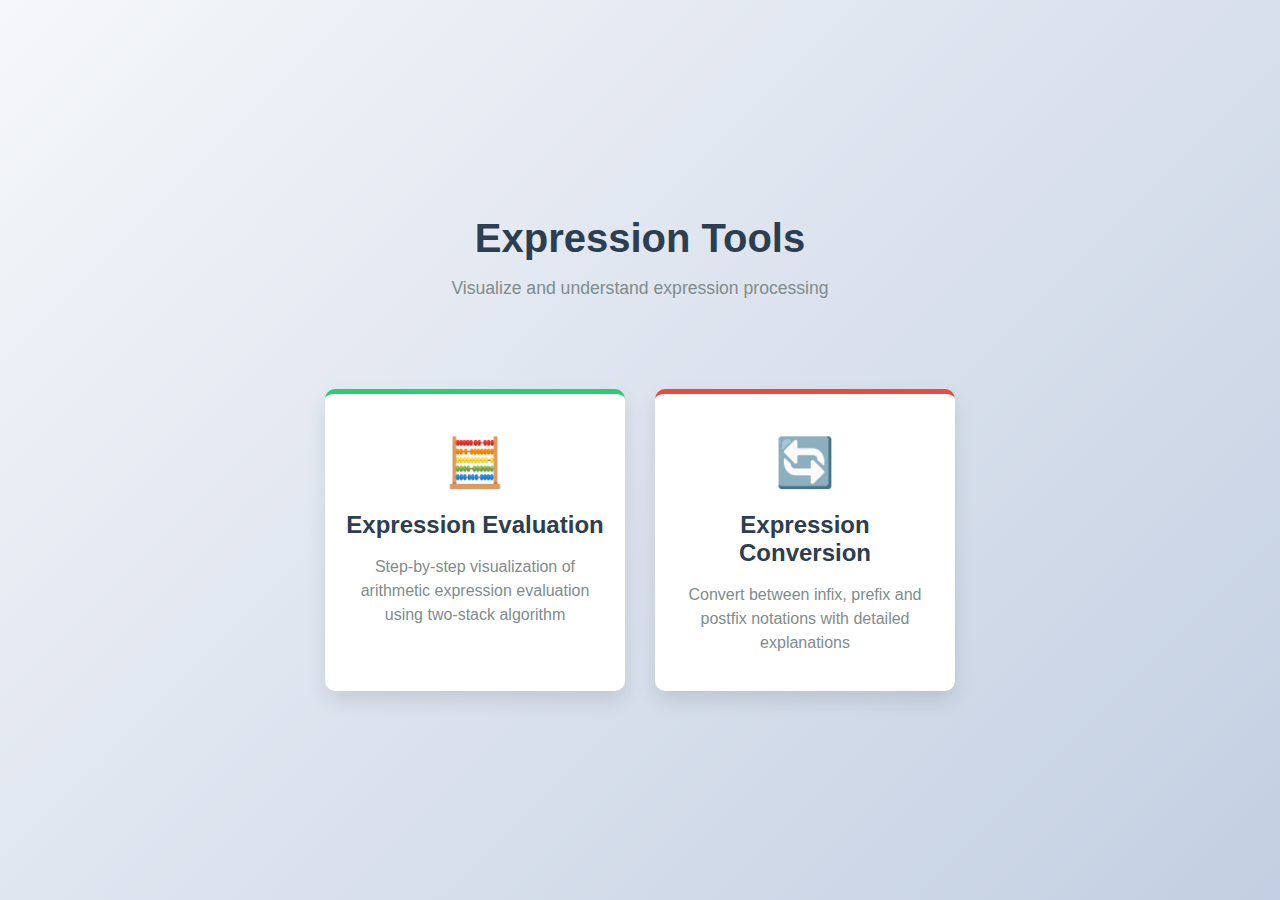
<file: index.html>
<!DOCTYPE html>
<html>
<head>
    <title>Expression Tools</title>
    <style>
        body { 
            font-family: 'Segoe UI', Tahoma, Geneva, Verdana, sans-serif;
            text-align: center; 
            margin: 0;
            padding: 0;
            background: linear-gradient(135deg, #f5f7fa 0%, #c3cfe2 100%);
            min-height: 100vh;
            display: flex;
            flex-direction: column;
            justify-content: center;
        }
        .header {
            margin-bottom: 40px;
        }
        h1 {
            color: #2c3e50;
            font-size: 2.5rem;
            margin-bottom: 10px;
        }
        .subtitle {
            color: #7f8c8d;
            font-size: 1.1rem;
            margin-bottom: 30px;
        }
        .tools-container {
            display: flex;
            justify-content: center;
            gap: 30px;
            flex-wrap: wrap;
            padding: 20px;
        }
        .tool-card {
            width: 300px;
            background: white;
            border-radius: 10px;
            box-shadow: 0 10px 20px rgba(0,0,0,0.1);
            overflow: hidden;
            transition: transform 0.3s, box-shadow 0.3s;
            cursor: pointer;
        }
        .tool-card:hover {
            transform: translateY(-10px);
            box-shadow: 0 15px 30px rgba(0,0,0,0.2);
        }
        .card-icon {
            font-size: 3rem;
            margin: 20px 0;
            color: #3498db;
        }
        .card-content {
            padding: 20px;
        }
        .card-content h2 {
            color: #2c3e50;
            margin-bottom: 10px;
        }
        .card-content p {
            color: #7f8c8d;
            line-height: 1.5;
        }
        .evaluation-card {
            border-top: 5px solid #2ecc71;
        }
        .conversion-card {
            border-top: 5px solid #e74c3c;
        }
    </style>
</head>
<body>
    <div class="header">
        <h1>Expression Tools</h1>
        <p class="subtitle">Visualize and understand expression processing</p>
    </div>
    
    <div class="tools-container">
        <div class="tool-card evaluation-card" onclick="location.href='evaluation/index.html'">
            <div class="card-content">
                <div class="card-icon">🧮</div>
                <h2>Expression Evaluation</h2>
                <p>Step-by-step visualization of arithmetic expression evaluation using two-stack algorithm</p>
            </div>
        </div>
        
        <div class="tool-card conversion-card" onclick="location.href='conversion/index.html'">
            <div class="card-content">
                <div class="card-icon">🔄</div>
                <h2>Expression Conversion</h2>
                <p>Convert between infix, prefix and postfix notations with detailed explanations</p>
            </div>
        </div>
    </div>
</body>
</html>
</file>
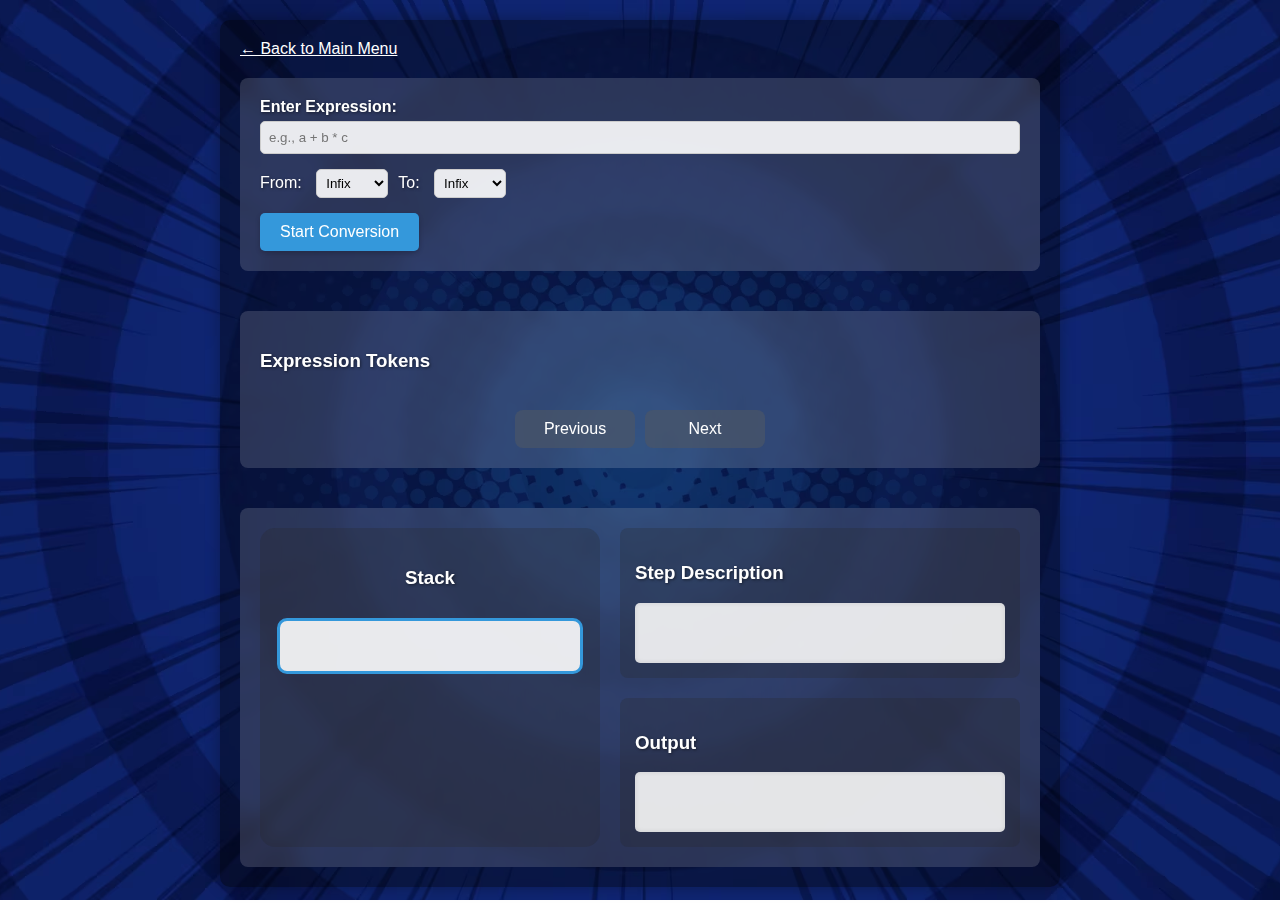
<file: conversion/index.html>
<!DOCTYPE html>
<html lang="en">
<head>
    <meta charset="UTF-8">
    <meta name="viewport" content="width=device-width, initial-scale=1.0">
    <title>Expression Conversion</title>
    <link rel="stylesheet" href="style.css">
</head>
<body>
    <div class="container">
        <a href="../index.html" class="back-button">← Back to Main Menu</a>
        
        <!-- First Component -->
        <div class="component">
            <div class="input-group">
                <label for="expression">Enter Expression:</label>
                <input type="text" id="expression" placeholder="e.g., a + b * c">
            </div>
            <div class="dropdown-group">
                <div>
                    <label for="from">From:</label>
                    <select id="from">
                        <option value="infix">Infix</option>
                        <option value="prefix">Prefix</option>
                        <option value="postfix">Postfix</option>
                    </select>
                </div>
                <div>
                    <label for="to">To:</label>
                    <select id="to">
                        <option value="infix">Infix</option>
                        <option value="prefix">Prefix</option>
                        <option value="postfix">Postfix</option>
                    </select>
                </div>
            </div>
            <button class="start-button" onclick="startConversion()">Start Conversion</button>
        </div>

        <!-- Glowing Tokens Visualization -->
        <div class="component tokens-component">
            <h3>Expression Tokens</h3>
            <div class="element-container" id="element-container">
                <ul class="token-list" id="token-list"></ul>
            </div>
            <div class="buttons">
                <button id="prevBtn" onclick="previousStep()" disabled>Previous</button>
                <button id="nextBtn" onclick="nextStep()" disabled>Next</button>
            </div>
        </div>

        <!-- Second Component -->
        <div class="component stack-component">
            <div class="visualization-container">
                <!-- Stack Visualization -->
                <div class="stack-section">
                    <h3>Stack</h3>
                    <div id="stack"></div>
                </div>

                <!-- Description and Output Section -->
                <div class="description-output-section">
                    <div class="description-section">
                        <h3>Step Description</h3>
                        <div id="step-description"></div>
                    </div>
                    <div class="output-section">
                        <h3>Output</h3>
                        <div id="output"></div>
                    </div>
                </div>
            </div>
        </div>
    </div>
    <script src="scriptFinal.js"></script>
</body>
</html>
</file>
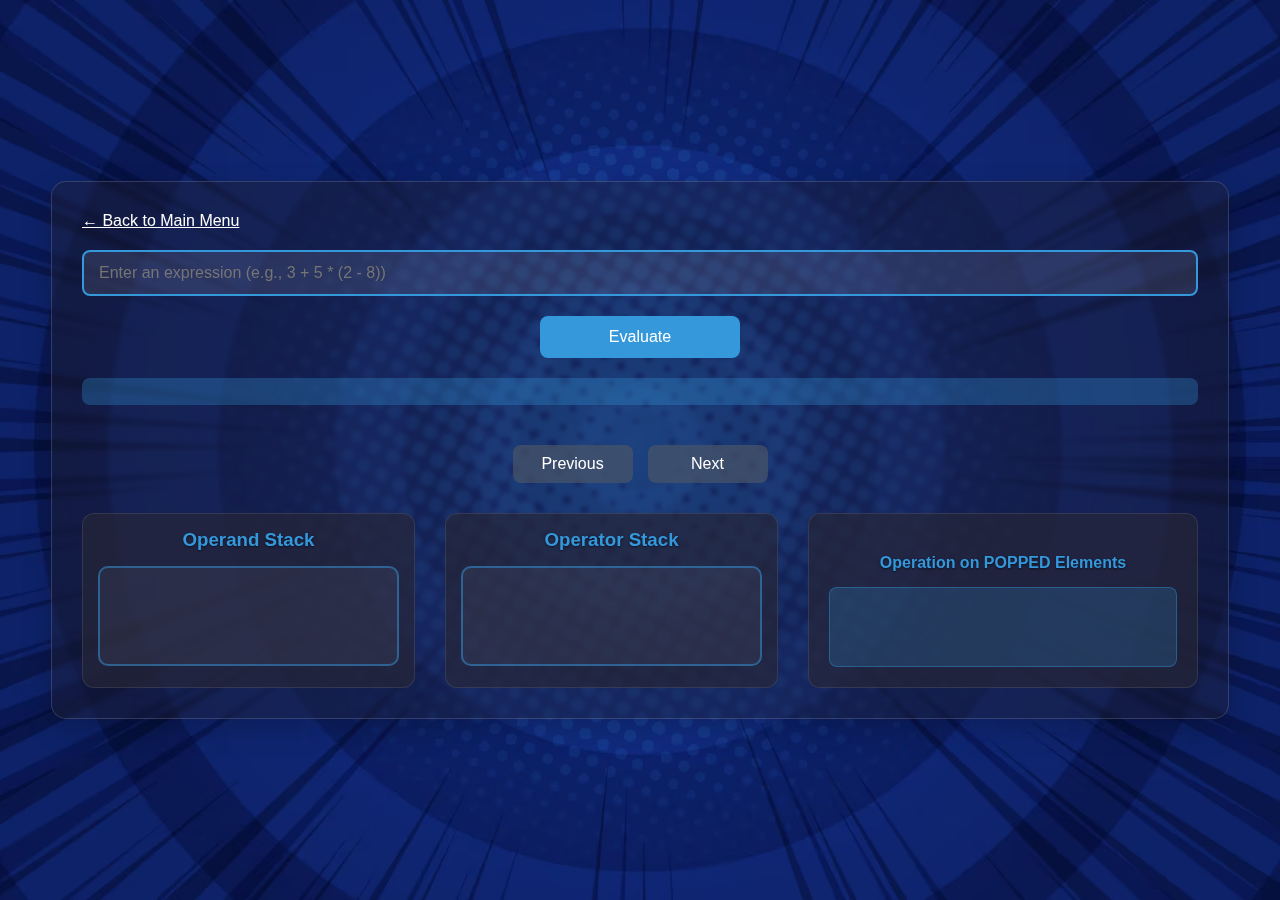
<file: evaluation/index.html>
<!DOCTYPE html>
<html lang="en">
<head>
    <meta charset="UTF-8">
    <meta name="viewport" content="width=device-width, initial-scale=1.0">
    <title>Two-Stack Expression Evaluation</title>
    <link rel="stylesheet" href="style.css">
</head>
<body>
    <div class="main-container">
        <a href="../index.html" class="back-button">← Back to Main Menu</a>
        
        <!-- Input Section -->
        <div class="input-section">
            <input type="text" id="expressionInput" placeholder="Enter an expression (e.g., 3 + 5 * (2 - 8))">
            <button class="eval-button" onclick="startProcessing()">Evaluate</button>
            <h3 id="result"></h3>
            <div class="nav-buttons">
                <button id="prevBtn" onclick="previousStep()" disabled>Previous</button>
                <button id="nextBtn" onclick="nextStep()" disabled>Next</button>
            </div>
        </div>

        <!-- Visualization Section -->
        <div class="visualization-section">
            <!-- Stacks -->
            <div class="stacks-container">
                <div class="stack-group">
                    <h3>Operand Stack</h3>
                    <div class="stack-container" id="operands"></div>
                </div>
                <div class="stack-group">
                    <h3>Operator Stack</h3>
                    <div class="stack-container" id="operators"></div>
                </div>
            </div>

            <!-- Explanation -->
            <div class="explanation-section">
                <div id="explanation"></div>
                <h4>Operation on POPPED Elements</h4>
                <div class="evaluation" id="evaluation"></div>
            </div>
        </div>
    </div>

    <script src="script3.js"></script>
</body>
</html>
</file>
<file: conversion/style.css>
/* Complete Fixed Background Solution */
html {
    height: 100%;
    overflow-x: hidden;
}

body {
    font-family: Arial, sans-serif;
    margin: 0;
    padding: 20px;
    min-height: 100%;
    display: flex;
    justify-content: center;
    background-image: url('background-img.jpg');
    background-size: cover;
    background-position: center;
    background-repeat: no-repeat;
    background-attachment: fixed;
    box-sizing: border-box;
}
.back-button
{
    color: white;
}

/* Main Container */
.container {
    width: 100%;
    max-width: 800px;
    display: flex;
    flex-direction: column;
    gap: 20px;
    padding: 20px;
    background-color: rgba(0, 0, 0, 0.4);
    border-radius: 10px;
    box-shadow: 0 0 15px rgba(0, 0, 0, 0.3);
}

/* Component styling - more transparent */
.component {
    border: none;
    padding: 20px;
    border-radius: 8px;
    background-color: rgba(255, 255, 255, 0.15);
    backdrop-filter: blur(8px);
}

/* Text colors with better visibility */
h3, label {
    color: white;
    text-shadow: 1px 1px 3px rgba(0, 0, 0, 0.5); /* Softer shadow */
}

/* Input group styling */
.input-group {
    margin-bottom: 15px;
}

.input-group label {
    display: block;
    margin-bottom: 5px;
    font-weight: bold;
}

.input-group input[type="text"] {
    width: 100%;
    padding: 8px;
    box-sizing: border-box;
    border-radius: 5px;
    border: 1px solid #ccc;
    background-color: rgba(255, 255, 255, 0.9);
}

/* Dropdown group styling */
.dropdown-group {
    display: flex;
    flex-wrap: wrap;
    gap: 10px;
    margin-bottom: 15px;
    align-items: center;
}

.dropdown-group label {
    margin-right: 10px;
}

.dropdown-group select {
    padding: 5px;
    border-radius: 5px;
    border: 1px solid #ccc;
    background-color: rgba(255, 255, 255, 0.9);
}

/* Button styling */
.start-button {
    padding: 10px 20px;
    background-color: #3498db;
    color: white;
    border: none;
    border-radius: 5px;
    cursor: pointer;
    font-size: 16px;
    transition: all 0.3s ease;
    box-shadow: 0 2px 5px rgba(0, 0, 0, 0.2);
}

.start-button:hover {
    background-color: #2980b9;
    transform: translateY(-2px);
    box-shadow: 0 4px 8px rgba(0, 0, 0, 0.3);
}

/* Main visualization area */
.visualization-container {
    display: flex;
    flex-direction: column;
    gap: 20px;
}

@media (min-width: 768px) {
    .visualization-container {
        flex-direction: row;
    }
}

/* Stack section styling - more transparent */
.stack-section {
    display: flex;
    flex-direction: column;
    align-items: center;
    gap: 10px;
    padding: 20px;
    border-radius: 15px;
    width: 100%;
    max-width: 300px;
    margin: 0 auto;
    background: rgba(40, 40, 40, 0.25);
}

#stack {
    width: 100%;
    border: 3px solid #3498db;
    border-radius: 10px;
    display: flex;
    flex-direction: column-reverse;
    align-items: center;
    overflow: hidden;
    position: relative;
    min-height: 30px;
    background: rgba(255, 255, 255, 0.9);
    transition: height 0.3s ease-in-out;
    padding: 10px 0;
}


.stack-item {
    width: 90%;
    height: 40px;
    background: linear-gradient(135deg, #3498db, #2980b9);
    color: white;
    text-align: center;
    line-height: 40px;
    margin: 5px 0;
    font-size: 16px;
    font-weight: bold;
    border-radius: 5px;
    transition: transform 0.3s ease-in-out;
    position: relative;
    z-index: 1;
    box-shadow: 0 2px 5px rgba(0, 0, 0, 0.2);
}

/* Description and output section */
.description-output-section {
    width: 100%;
    display: flex;
    flex-direction: column;
    gap: 20px;
}

@media (min-width: 768px) {
    .description-output-section {
        width: calc(100% - 320px);
    }
}

.description-section,
.output-section {
    border: none;
    padding: 15px;
    border-radius: 8px;
    background: rgba(40, 40, 40, 0.25);
}

#step-description,
#output {
    background-color: rgba(249, 249, 249, 0.9);
    padding: 15px;
    border-radius: 5px;
    min-height: 30px;
    overflow-y: auto;
    box-shadow: inset 0 0 5px rgba(0, 0, 0, 0.1);
}

/* Button controls */
.buttons {
    margin-top: 10px;
    display: flex;
    justify-content: center;
    gap: 10px;
    flex-wrap: wrap;
}

.buttons button {
    padding: 10px 20px;
    margin-top: 10px;
    font-size: 16px;
    background: #3498db;
    color: white;
    border: none;
    border-radius: 8px;
    cursor: pointer;
    transition: all 0.3s ease;
    width: 120px;
    box-shadow: 0 2px 5px rgba(0, 0, 0, 0.2);
}

.buttons button:hover {
    background: #2980b9;
    transform: translateY(-2px);
    box-shadow: 0 4px 8px rgba(0, 0, 0, 0.3);
}

.buttons button:disabled {
    background: rgba(74, 85, 104, 0.7);
    cursor: not-allowed;
    transform: none;
    box-shadow: none;
}

/* Tokens Component Styles */
.tokens-component {
    margin: 20px 0;
}

.token-list {
    list-style: none;
    padding: 0;
    margin: 0;
    display: flex;
    gap: 0.5rem;
    flex-wrap: wrap;
    justify-content: center;
    max-width: 100%;
    
}

.token-list li {
    padding: 0.8rem 1rem;
    background-color: rgba(224, 224, 224, 0.9);
    border-radius: 5px;
    transition: all 0.3s ease;
    white-space: nowrap;
    flex-shrink: 0;
    font-family: monospace;
    font-size: 1.2rem;
    box-shadow: 0 2px 5px rgba(0, 0, 0, 0.1);
}

.token-list li.active {
    background-color: #3498db;
    color: white;
    box-shadow: 0 0 15px #3498db;
    transform: scale(1.1);
    z-index: 2;
}

/* Responsive adjustments */
@media (max-width: 768px) {
    .container {
        padding: 10px;
        background-color: rgba(0, 0, 0, 0.3); /* Even lighter on mobile */
    }
    
    .visualization-container {
        flex-direction: column;
    }
    
    .stack-section {
        max-width: 90%;
    }
    
    .description-output-section {
        width: 100%;
    }
    
    .buttons button {
        width: 100%;
    }
}
</file>
<file: evaluation/style.css>
/* Reset and Base Styles */
* {
    margin: 0;
    padding: 0;
    box-sizing: border-box;
}
.back-button
{
    color: white;
}

body {
    font-family: 'Segoe UI', Tahoma, Geneva, Verdana, sans-serif;
    min-height: 100vh;
    display: flex;
    justify-content: center;
    align-items: center;
    padding: 20px;
    background-image: url('background-img.jpg');
    background-size: cover;
    background-position: center;
    background-attachment: fixed;
    color: #f0f0f0;
}

/* Main Container */
.main-container {
    width: 95%;
    max-width: 1200px;
    background: rgba(30, 30, 46, 0.4);
    backdrop-filter: blur(2px);
    border-radius: 15px;
    padding: 30px;
    box-shadow: 0 10px 30px rgba(0, 0, 0, 0.2);
    border: 1px solid rgba(255, 255, 255, 0.15);
}

/* Input Section */
.input-section {
    display: flex;
    flex-direction: column;
    gap: 20px;
    margin-top: 20px;
    margin-bottom: 30px;
    
}

#expressionInput {
    width: 100%;
    padding: 12px 15px;
    font-size: 16px;
    border: 2px solid #3498db;
    border-radius: 8px;
    background: rgba(255, 255, 255, 0.1);
    color: white;
    outline: none;
    transition: all 0.3s ease;
}

#expressionInput:focus {
    border-color: #3498db;
    box-shadow: 0 0 0 3px rgba(52, 152, 219, 0.3);
}

.eval-button {
    padding: 12px 24px;
    background-color: #3498db;
    color: white;
    border: none;
    border-radius: 8px;
    font-size: 16px;
    cursor: pointer;
    transition: all 0.3s ease;
    align-self: center;
    width: 200px;
}

.eval-button:hover {
    background-color: #2980b9;
    transform: translateY(-3px);
    box-shadow: 0 4px 8px rgba(0, 0, 0, 0.2);
}

#result {
    text-align: center;
    font-size: 18px;
    color: white;
    font-weight: bold;
    min-height: 27px;
    background: rgba(52, 152, 219, 0.3);
    padding: 10px;
    border-radius: 8px;
}

/* Navigation Buttons */
.nav-buttons {
    display: flex;
    justify-content: center;
    gap: 15px;
    margin-top: 20px;
}

.nav-buttons button {
    padding: 10px 20px;
    background: #3498db;
    color: white;
    border: none;
    border-radius: 8px;
    cursor: pointer;
    transition: all 0.3s ease;
    font-size: 16px;
    min-width: 120px;
}

.nav-buttons button:hover {
    background: #2980b9;
    transform: translateY(-2px);
}

.nav-buttons button:disabled {
    background: rgba(74, 85, 104, 0.7);
    cursor: not-allowed;
    transform: none;
}

/* Visualization Section */
.visualization-section {
    display: flex;
    flex-wrap: wrap;
    gap: 30px;
    margin-top: 30px;
}

/* Stacks Section - Updated */
.stacks-container {
    flex: 2;
    display: flex;
    gap: 30px;
    min-width: 300px;
}

.stack-group {
    flex: 1;
    background: rgba(40, 40, 60, 0.5);
    backdrop-filter: blur(8px);
    border-radius: 12px;
    padding: 15px;
    border: 1px solid rgba(255, 255, 255, 0.1);
    min-width: 250px;
    display: flex;
    flex-direction: column;
}

.stack-group h3 {
    text-align: center;
    margin-bottom: 15px;
    color: #3498db;
    text-shadow: 0 1px 2px rgba(0, 0, 0, 0.5);
}

.stack-container {
    min-height: 100px;
    max-height: 400px;
    border: 2px solid rgba(52, 152, 219, 0.5);
    border-radius: 10px;
    padding: 10px;
    display: flex;
    flex-direction: column-reverse;
    gap: 8px;
    background: rgba(255, 255, 255, 0.05);
    overflow-y: auto;
    overflow-x: hidden;
}

.stack-element {
    width: calc(100% - 10px);
    padding: 10px;
    min-height: 40px;
    background: linear-gradient(135deg, rgba(52, 152, 219, 0.9), rgba(41, 128, 185, 0.9));
    color: white;
    text-align: center;
    border-radius: 5px;
    font-weight: bold;
    transition: all 0.3s ease;
    box-shadow: 0 2px 3px rgba(0, 0, 0, 0.1);
    margin: 0 auto;
    display: flex;
    align-items: center;
    justify-content: center;
    flex-shrink: 0;
}

/* Explanation Section */
.explanation-section {
    flex: 1;
    min-width: 300px;
    background: rgba(40, 40, 60, 0.5);
    backdrop-filter: blur(8px);
    border-radius: 12px;
    padding: 20px;
    border: 1px solid rgba(255, 255, 255, 0.1);
}

.explanation-section h4 {
    color: #3498db;
    margin-bottom: 15px;
    text-align: center;
    text-shadow: 0 1px 2px rgba(0, 0, 0, 0.5);
}

#explanation {
    margin-bottom: 20px;
    line-height: 1.6;
    color: pink;
}

.evaluation {
    padding: 15px;
    background: rgba(52, 152, 219, 0.2);
    border: 1px solid rgba(52, 152, 219, 0.4);
    border-radius: 8px;
    min-height: 80px;
    display: flex;
    align-items: center;
    justify-content: center;
    font-family: monospace;
    color: white;
    font-size: 18px; 
}

/* Custom Scrollbar */
.stack-container::-webkit-scrollbar {
    width: 6px;
}

.stack-container::-webkit-scrollbar-track {
    background: rgba(255, 255, 255, 0.05);
    border-radius: 3px;
}

.stack-container::-webkit-scrollbar-thumb {
    background: rgba(52, 152, 219, 0.5);
    border-radius: 3px;
}

/* Responsive Design */
@media (max-width: 900px) {
    .stacks-container {
        flex-direction: column;
    }
    
    .visualization-section {
        flex-direction: column;
    }
}

@media (max-width: 600px) {
    .main-container {
        padding: 20px;
    }
    
    .nav-buttons {
        flex-direction: column;
        align-items: center;
    }
    
    .nav-buttons button {
        width: 100%;
    }
    
    .eval-button {
        width: 100%;
    }
    
    .stack-group {
        min-width: 100%;
    }
    
    .explanation-section {
        min-width: 50%;
    }
}
</file>
